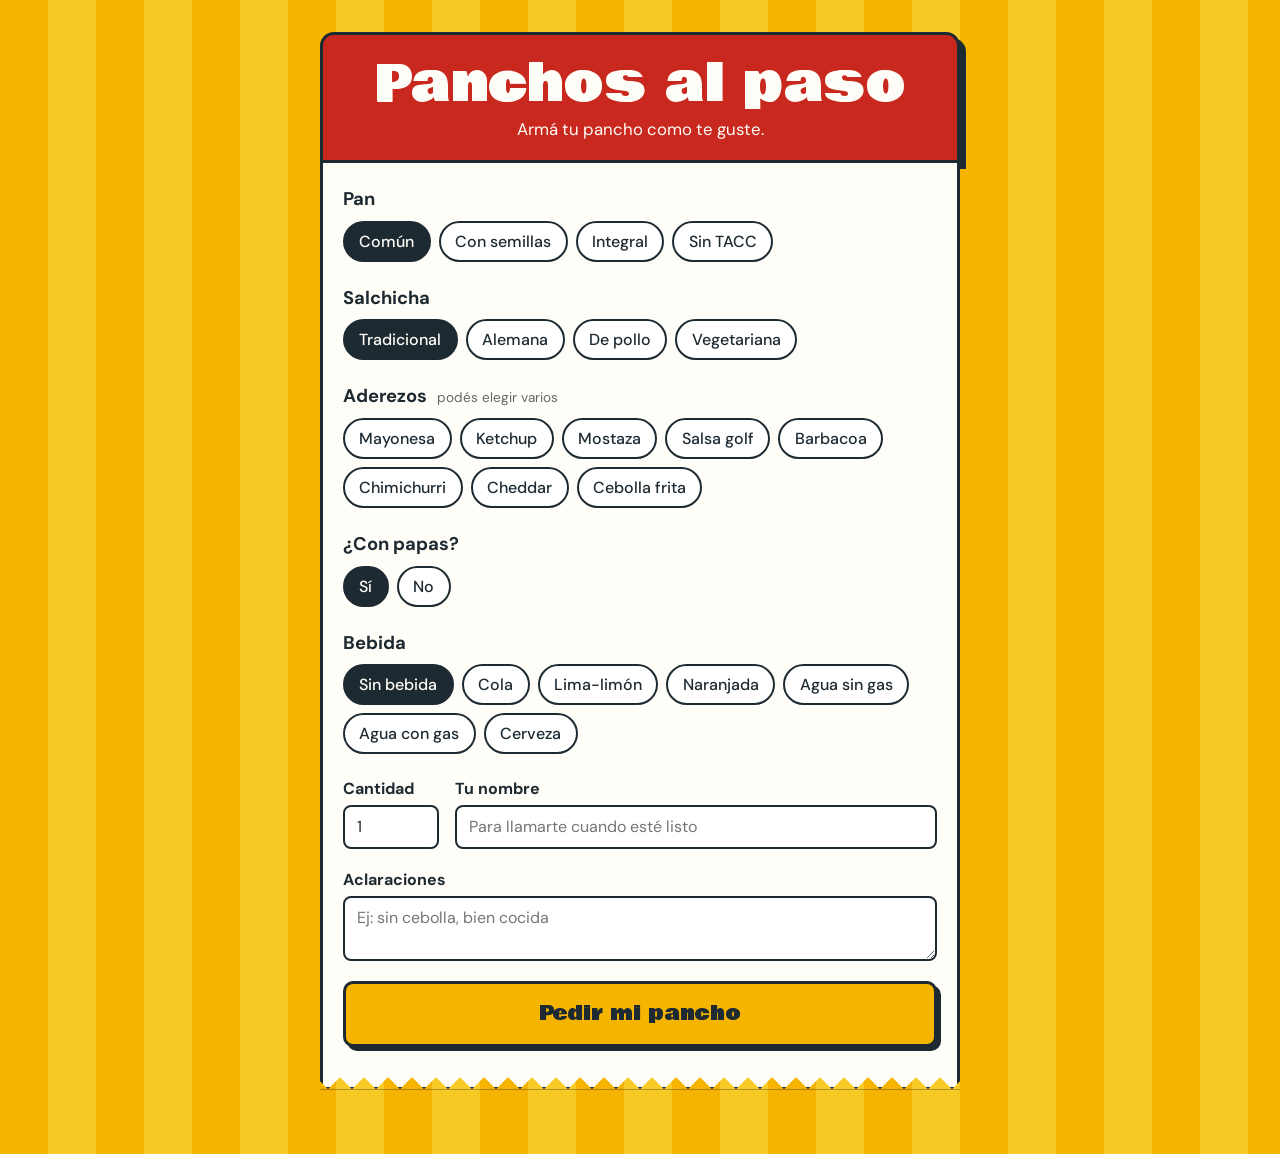
<file: PanchoHttp/wwwroot/index.html>
<!DOCTYPE html>
<html lang="es">

<head>
  <meta charset="UTF-8">
  <meta name="viewport" content="width=device-width, initial-scale=1">
  <title>Panchos al paso · Armá tu pancho</title>
  <link rel="preconnect" href="https://fonts.googleapis.com">
  <link rel="preconnect" href="https://fonts.gstatic.com" crossorigin>
  <link href="https://fonts.googleapis.com/css2?family=Bowlby+One&family=DM+Sans:wght@400;500;700&display=swap"
    rel="stylesheet">
  <link rel="stylesheet" href="estilospanchos.css">
</head>

<body>
  <main class="carrito">
    <header class="cartel">
      <h1>Panchos al paso</h1>
      <p>Armá tu pancho como te guste.</p>
    </header>

    <form class="comanda" id="pedido">
      <fieldset>
        <legend>Pan</legend>
        <label class="op"><input type="radio" name="pan" value="Pan de pancho común" checked><span>Común</span></label>
        <label class="op"><input type="radio" name="pan" value="Pan de pancho con semillas"><span>Con
            semillas</span></label>
        <label class="op"><input type="radio" name="pan" value="Pan de pancho integral"><span>Integral</span></label>
        <label class="op"><input type="radio" name="pan" value="Pan de pancho sin TACC"><span>Sin TACC</span></label>
      </fieldset>

      <fieldset>
        <legend>Salchicha</legend>
        <label class="op"><input type="radio" name="salchicha" value="Salchicha tradicional"
            checked><span>Tradicional</span></label>
        <label class="op"><input type="radio" name="salchicha" value="Salchicha alemana"><span>Alemana</span></label>
        <label class="op"><input type="radio" name="salchicha" value="Salchicha de pollo"><span>De pollo</span></label>
        <label class="op"><input type="radio" name="salchicha"
            value="Salchicha vegetariana"><span>Vegetariana</span></label>
      </fieldset>

      <fieldset>
        <legend>Aderezos <small>podés elegir varios</small></legend>
        <label class="op"><input type="checkbox" name="aderezo" value="Mayonesa"><span>Mayonesa</span></label>
        <label class="op"><input type="checkbox" name="aderezo" value="Ketchup"><span>Ketchup</span></label>
        <label class="op"><input type="checkbox" name="aderezo" value="Mostaza"><span>Mostaza</span></label>
        <label class="op"><input type="checkbox" name="aderezo" value="Salsa golf"><span>Salsa golf</span></label>
        <label class="op"><input type="checkbox" name="aderezo" value="Barbacoa"><span>Barbacoa</span></label>
        <label class="op"><input type="checkbox" name="aderezo" value="Chimichurri"><span>Chimichurri</span></label>
        <label class="op"><input type="checkbox" name="aderezo" value="Cheddar"><span>Cheddar</span></label>
        <label class="op"><input type="checkbox" name="aderezo" value="Cebolla frita"><span>Cebolla frita</span></label>
      </fieldset>

      <fieldset>
        <legend>¿Con papas?</legend>
        <label class="op"><input type="radio" name="papas" value="con papas" checked><span>Sí</span></label>
        <label class="op"><input type="radio" name="papas" value="sin papas"><span>No</span></label>
      </fieldset>

      <fieldset>
        <legend>Bebida</legend>
        <label class="op"><input type="radio" name="bebida" value="Sin bebida" checked><span>Sin bebida</span></label>
        <label class="op"><input type="radio" name="bebida" value="Gaseosa cola"><span>Cola</span></label>
        <label class="op"><input type="radio" name="bebida" value="Gaseosa lima-limón"><span>Lima-limón</span></label>
        <label class="op"><input type="radio" name="bebida" value="Naranjada"><span>Naranjada</span></label>
        <label class="op"><input type="radio" name="bebida" value="Agua sin gas"><span>Agua sin gas</span></label>
        <label class="op"><input type="radio" name="bebida" value="Agua con gas"><span>Agua con gas</span></label>
        <label class="op"><input type="radio" name="bebida" value="Cerveza"><span>Cerveza</span></label>
      </fieldset>

      <div class="fila">
        <label class="campo">Cantidad
          <input type="number" name="cantidad" min="1" max="20" value="1">
        </label>
        <label class="campo">Tu nombre
          <input type="text" name="nombre" placeholder="Para llamarte cuando esté listo" required>
        </label>
      </div>

      <label class="campo">Aclaraciones
        <textarea name="nota" rows="2" placeholder="Ej: sin cebolla, bien cocida"></textarea>
      </label>

      <button type="submit">Pedir mi pancho</button>
    </form>

    <aside class="ticket" id="ticket" aria-live="polite" hidden>
      <h2>Solicitud registrada</h2>
      <p id="resumen"></p>
    </aside>

  </main>

  <script src="script.js"></script>
</body>
</html>
</file>
<file: PanchoHttp/wwwroot/estilospanchos.css>
:root {
  --mostaza: #f4b400;
  --ketchup: #c8281e;
  --pan: #e8b56a;
  --carbon: #1e2a32;
  --papel: #fffdf7;
  --borde: #1e2a32;
}

* { box-sizing: border-box; }

body {
  margin: 0;
  font-family: "DM Sans", system-ui, sans-serif;
  color: var(--carbon);
  background:
    repeating-linear-gradient(90deg, var(--mostaza) 0 48px, #f9c926 48px 96px);
  min-height: 100vh;
  padding: 2rem 1rem 4rem;
}

.carrito { max-width: 640px; margin: 0 auto; }

/* Cartel */
.cartel {
  background: var(--ketchup);
  color: var(--papel);
  text-align: center;
  padding: 1.5rem 1rem 1.25rem;
  border: 3px solid var(--borde);
  border-radius: 14px 14px 0 0;
  box-shadow: 6px 6px 0 var(--borde);
}
.cartel h1 {
  font-family: "Bowlby One", sans-serif;
  font-weight: 400;
  font-size: clamp(2rem, 8vw, 3.2rem);
  line-height: 1;
  margin: 0 0 .5rem;
  letter-spacing: .01em;
}
.cartel p { margin: 0; font-size: 1.05rem; }

/* Comanda (el formulario) */
.comanda {
  background: var(--papel);
  border: 3px solid var(--borde);
  border-top: 0;
  box-shadow: 6px 6px 0 var(--borde);
  padding: 1.5rem 1.25rem 1.75rem;
  /* borde inferior tipo ticket recortado */
  --d: 12px;
  -webkit-mask: conic-gradient(from -45deg at bottom, #0000, #000 1deg 89deg, #0000 90deg) 50% / calc(2 * var(--d)) 100%;
          mask: conic-gradient(from -45deg at bottom, #0000, #000 1deg 89deg, #0000 90deg) 50% / calc(2 * var(--d)) 100%;
  padding-bottom: 2.5rem;
}

fieldset {
  border: 0;
  padding: 0;
  margin: 0 0 1.5rem;
  display: flex;
  flex-wrap: wrap;
  gap: .5rem;
}
legend {
  font-weight: 700;
  font-size: 1.15rem;
  padding: 0;
  margin-bottom: .6rem;
}
legend small { font-weight: 400; font-size: .85rem; opacity: .7; margin-left: .4rem; }

/* Opciones como "fichas" */
.op { position: relative; }
.op input {
  position: absolute;
  opacity: 0;
  inset: 0;
  cursor: pointer;
}
.op span {
  display: inline-block;
  padding: .5rem .9rem;
  border: 2px solid var(--borde);
  border-radius: 999px;
  background: #fff;
  font-weight: 500;
  transition: background .15s, transform .15s;
}
.op input:hover + span { background: #fff3cf; }
.op input:checked + span {
  background: var(--carbon);
  color: var(--papel);
}
.op input[type="checkbox"]:checked + span { background: var(--ketchup); border-color: var(--ketchup); }
.op input:focus-visible + span { outline: 3px solid var(--mostaza); outline-offset: 2px; }

/* Campos de texto */
.fila { display: flex; gap: 1rem; flex-wrap: wrap; }
.fila .campo:last-child { flex: 1 1 240px; }
.campo {
  display: flex;
  flex-direction: column;
  gap: .35rem;
  font-weight: 700;
  margin-bottom: 1.25rem;
}
.campo input, .campo textarea {
  font: inherit;
  font-weight: 400;
  padding: .6rem .75rem;
  border: 2px solid var(--borde);
  border-radius: 8px;
  background: #fff;
  color: var(--carbon);
}
.campo input[type="number"] { width: 6rem; }
.campo input:focus-visible, .campo textarea:focus-visible {
  outline: 3px solid var(--mostaza);
  outline-offset: 1px;
}

/* Botón */
button {
  width: 100%;
  font-family: "Bowlby One", sans-serif;
  font-size: 1.25rem;
  padding: .9rem 1rem;
  background: var(--mostaza);
  color: var(--carbon);
  border: 3px solid var(--borde);
  border-radius: 10px;
  box-shadow: 4px 4px 0 var(--borde);
  cursor: pointer;
  transition: transform .1s, box-shadow .1s;
}
button:hover { background: #ffc61a; }
button:active { transform: translate(3px, 3px); box-shadow: 1px 1px 0 var(--borde); }
button:focus-visible { outline: 3px solid var(--ketchup); outline-offset: 3px; }

/* Pedido confirmado */
.ticket {
  margin-top: 2rem;
  background: var(--papel);
  border: 3px dashed var(--borde);
  border-radius: 10px;
  padding: 1rem 1.25rem;
}
.ticket[hidden] { display: none; }
.ticket h2 { font-family: "Bowlby One", sans-serif; font-weight: 400; margin: 0 0 .5rem; font-size: 1.3rem; }
.ticket p { margin: 0; line-height: 1.5; }

@media (prefers-reduced-motion: reduce) {
  * { transition: none !important; }
}
@media (max-width: 480px) {
  body { padding: 1rem .75rem 3rem; }
  .comanda { padding: 1.25rem 1rem 2.25rem; }
}

/* Lista de pedidos */
.pedidos { margin-top: 2rem; }
button.secundario {
  background: var(--papel);
  font-size: 1.05rem;
}
button.secundario:hover { background: #fff3cf; }
.lista {
  list-style: none;
  margin: 1rem 0 0;
  padding: 0;
  display: grid;
  gap: .75rem;
}
.lista[hidden] { display: none; }
.lista li {
  background: var(--papel);
  border: 2px solid var(--borde);
  border-left: 8px solid var(--ketchup);
  border-radius: 8px;
  padding: .75rem 1rem;
  line-height: 1.5;
}
</file>
